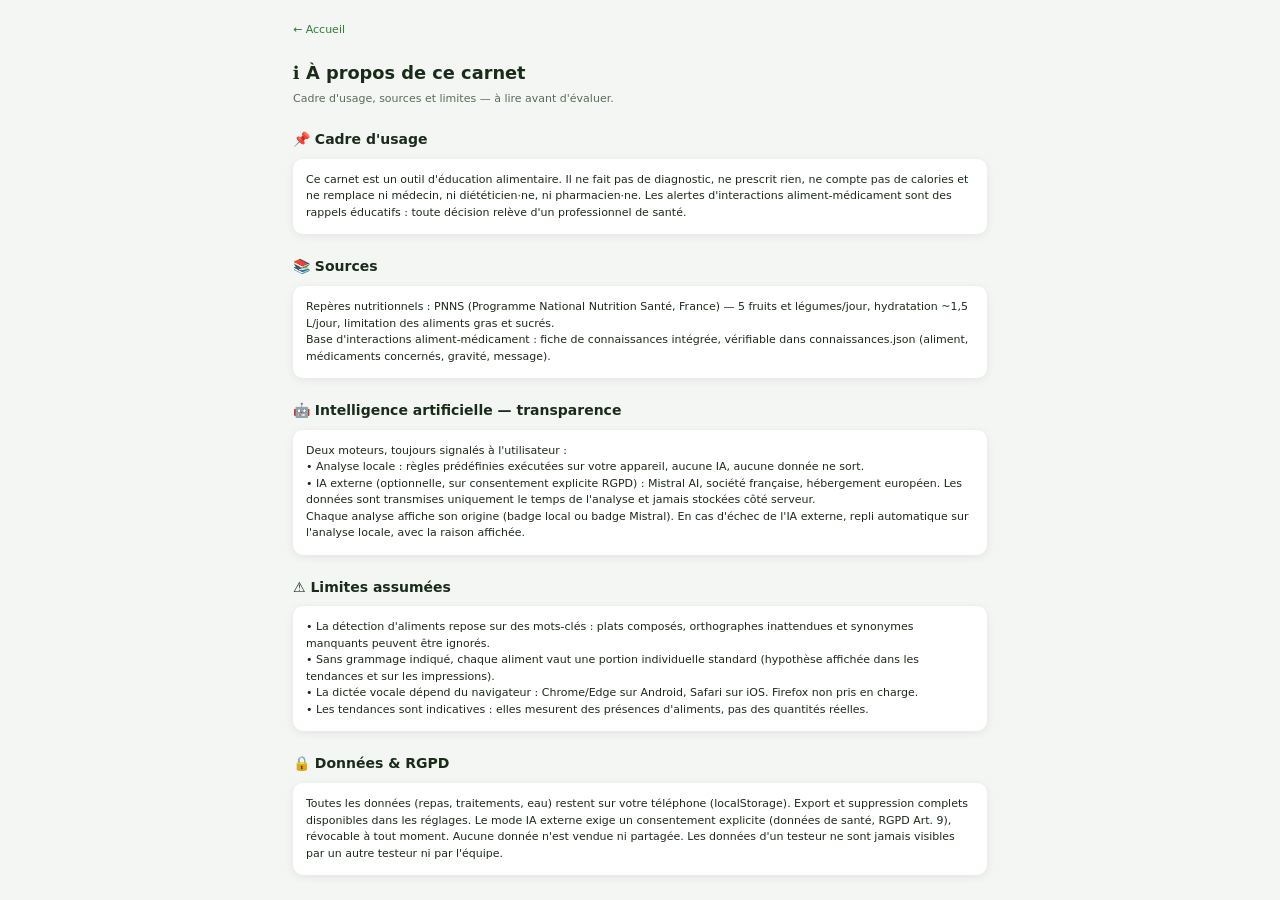
<file: about.html>
<!DOCTYPE html>
<html lang="fr">
<head>
  <meta charset="UTF-8">
  <meta name="viewport" content="width=device-width, initial-scale=1.0, viewport-fit=cover">
  <title>Carnet Alimentaire — À propos</title>
  <link rel="stylesheet" href="style.css">
  <link rel="manifest" href="manifest.json">
  <link rel="icon" href="data:image/svg+xml,<svg xmlns='http://www.w3.org/2000/svg' viewBox='0 0 100 100'><text y='.9em' font-size='90'>📘</text></svg>">
  <meta name="theme-color" content="#2E7D32">
</head>
<body>
  <div class="subpage">
    <a href="index.html" class="back-link">← Accueil</a>
    <h1>ℹ️ À propos de ce carnet</h1>
    <p class="subtitle">Cadre d'usage, sources et limites — à lire avant d'évaluer.</p>

    <h2>📌 Cadre d'usage</h2>
    <div class="trends-critique">Ce carnet est un outil d'éducation alimentaire. Il ne fait pas de diagnostic, ne prescrit rien, ne compte pas de calories et ne remplace ni médecin, ni diététicien·ne, ni pharmacien·ne. Les alertes d'interactions aliment-médicament sont des rappels éducatifs : toute décision relève d'un professionnel de santé.</div>

    <h2>📚 Sources</h2>
    <div class="trends-critique">Repères nutritionnels : PNNS (Programme National Nutrition Santé, France) — 5 fruits et légumes/jour, hydratation ~1,5 L/jour, limitation des aliments gras et sucrés.
Base d'interactions aliment-médicament : fiche de connaissances intégrée, vérifiable dans connaissances.json (aliment, médicaments concernés, gravité, message).</div>

    <h2>🤖 Intelligence artificielle — transparence</h2>
    <div class="trends-critique">Deux moteurs, toujours signalés à l'utilisateur :
• Analyse locale : règles prédéfinies exécutées sur votre appareil, aucune IA, aucune donnée ne sort.
• IA externe (optionnelle, sur consentement explicite RGPD) : Mistral AI, société française, hébergement européen. Les données sont transmises uniquement le temps de l'analyse et jamais stockées côté serveur.
Chaque analyse affiche son origine (badge local ou badge Mistral). En cas d'échec de l'IA externe, repli automatique sur l'analyse locale, avec la raison affichée.</div>

    <h2>⚠️ Limites assumées</h2>
    <div class="trends-critique">• La détection d'aliments repose sur des mots-clés : plats composés, orthographes inattendues et synonymes manquants peuvent être ignorés.
• Sans grammage indiqué, chaque aliment vaut une portion individuelle standard (hypothèse affichée dans les tendances et sur les impressions).
• La dictée vocale dépend du navigateur : Chrome/Edge sur Android, Safari sur iOS. Firefox non pris en charge.
• Les tendances sont indicatives : elles mesurent des présences d'aliments, pas des quantités réelles.</div>

    <h2>🔒 Données & RGPD</h2>
    <div class="trends-critique">Toutes les données (repas, traitements, eau) restent sur votre téléphone (localStorage). Export et suppression complets disponibles dans les réglages. Le mode IA externe exige un consentement explicite (données de santé, RGPD Art. 9), révocable à tout moment. Aucune donnée n'est vendue ni partagée. Les données d'un testeur ne sont jamais visibles par un autre testeur ni par l'équipe.</div>
  </div>
</body>
</html>
</file>
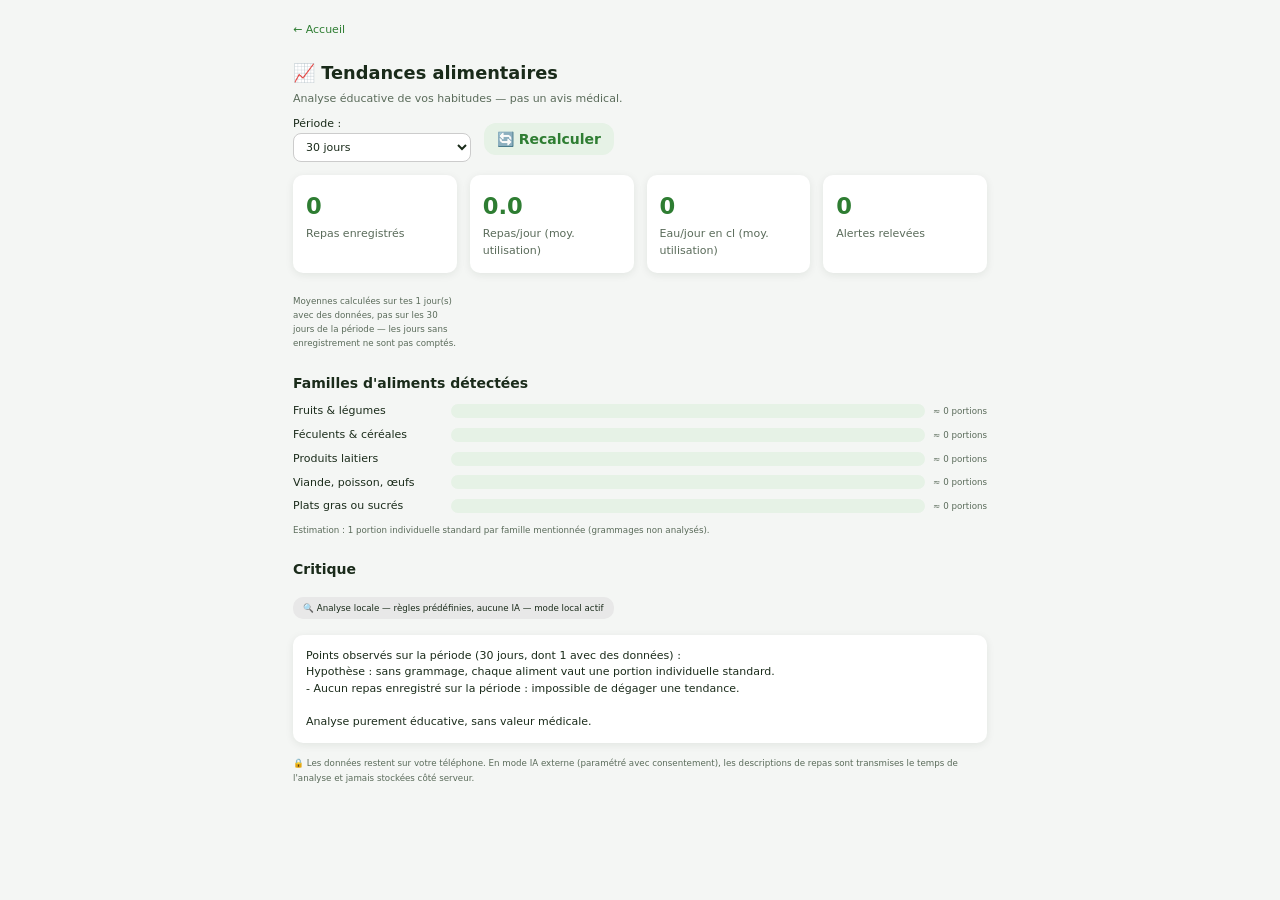
<file: tendances.html>
<!DOCTYPE html>
<html lang="fr">
<head>
  <meta charset="UTF-8">
  <meta name="viewport" content="width=device-width, initial-scale=1.0, viewport-fit=cover">
  <title>Carnet Alimentaire — Tendances</title>
  <link rel="stylesheet" href="style.css">
  <link rel="manifest" href="manifest.json">
  <link rel="icon" href="data:image/svg+xml,<svg xmlns='http://www.w3.org/2000/svg' viewBox='0 0 100 100'><text y='.9em' font-size='90'>📘</text></svg>">
  <meta name="theme-color" content="#2E7D32">
</head>
<body>
  <div class="subpage">
    <a href="index.html" class="back-link">← Accueil</a>
    <h1>📈 Tendances alimentaires</h1>
    <p class="subtitle">Analyse éducative de vos habitudes — pas un avis médical.</p>

    <div class="trends-controls no-print">
      <label>Période :
        <select id="trendsPeriod">
          <option value="7">7 jours</option>
          <option value="30" selected>30 jours</option>
          <option value="90">90 jours</option>
          <option value="0">Tout l'historique</option>
        </select>
      </label>
      <button id="trendsRefreshBtn" class="btn btn-secondary btn-sm">🔄 Recalculer</button>
    </div>

    <div id="trendsStats" class="stat-grid"></div>

    <h2>Familles d'aliments détectées</h2>
    <div id="trendsFamilies"></div>

    <h2>Critique</h2>
    <div id="trendsIABadge" class="ia-type-badge"></div>
    <div id="trendsCritique" class="trends-critique"></div>

    <p class="privacy-note">🔒 Les données restent sur votre téléphone. En mode IA externe
    (paramétré avec consentement), les descriptions de repas sont transmises le temps de
    l'analyse et jamais stockées côté serveur.</p>
  </div>
  <script type="module" src="js/trends.js"></script>
</body>
</html>
</file>
<file: style.css>
/* ============================================================
   Carnet Alimentaire — feuille de style v3.2 (grille nombre d'or)
   Échelle typographique φ=1.618, base 14px :
     --fs-xs 8.7px (14/φ²) · --fs-sm 11px (14/φ) · --fs-md 14px
     --fs-lg 17.8px · --fs-xl 22.6px (14×φ)
   Espacements Fibonacci : 8 / 13 / 21 / 34 px
   ============================================================ */

:root {
  font-family: system-ui, -apple-system, sans-serif;
  --fs-xs: 8.7px;
  --fs-sm: 11px;
  --fs-md: 14px;
  --fs-lg: 17.8px;
  --fs-xl: 22.6px;
  --sp-1: 8px; --sp-2: 13px; --sp-3: 21px; --sp-4: 34px;
  --green: #2E7D32;
  --green-soft: #e6f2e6;
  --amber: #f59e0b;
  --bg: #f4f6f4;
  --card: #ffffff;
  --text: #1a2b1a;
  --muted: #5a6b5a;
  --radius: 16px;
  --radius-sm: 10px;
  --shadow: 0 2px 8px rgba(0,40,0,.08);
  --red: #c62828;
}

body.dark { --bg:#14201a; --card:#1d2c24; --text:#e8f0e8; --muted:#9db09d; --green-soft:#24382c; --shadow:0 2px 8px rgba(0,0,0,.4); }

input, select, textarea { background:var(--card); color:var(--text); border:1px solid var(--muted); border-radius:var(--radius-sm); padding:var(--sp-2); font-size:var(--fs-lg); font-family:inherit; width:100%; box-sizing:border-box; }
input:focus, select:focus, textarea:focus { outline:2px solid var(--green); border-color:transparent; }
textarea { min-height:80px; resize:vertical; }

.btn { border:0; padding:var(--sp-2) var(--sp-3); border-radius:12px; font-size:var(--fs-md); cursor:pointer; font-family:inherit; background:var(--green-soft); color:var(--green); font-weight:600; }
.btn:hover { filter:brightness(.95); }
.btn-primary { background:var(--green); color:#fff; }
.btn-secondary { background:var(--green-soft); color:var(--green); }
.btn-outline { background:var(--card); color:var(--green); border:1.5px solid var(--green); }
.btn-block { display:block; width:100%; }
.btn-sm { padding:8px var(--sp-2); font-size:var(--fs-md); }
.btn-emoji { margin-right:4px; }
.btn.danger { background:#fdecea; color:var(--red); }
.btn:disabled { background:var(--muted); color:var(--bg); cursor:not-allowed; opacity:.5; }
.btn:disabled:hover { filter:none; }

.icon-btn { border:0; background:transparent; font-size:var(--fs-xl); cursor:pointer; padding:var(--sp-1); border-radius:50%; }
.icon-btn:hover { background:var(--green-soft); }
.icon-small-btn { border:0; background:var(--green-soft); border-radius:8px; padding:6px 9px; cursor:pointer; font-size:var(--fs-md); }
.icon-small-btn.danger { background:#fdecea; }

.link-btn { border:0; background:transparent; color:var(--green); text-decoration:underline dotted; font-size:inherit; cursor:pointer; padding:0; font-family:inherit; }
.small-btn { border:0; background:transparent; cursor:pointer; font-size:var(--fs-sm); padding:2px 6px; border-radius:6px; color:var(--muted); }

* { box-sizing:border-box; }
body { margin:0; background:var(--bg); color:var(--text); font-size:var(--fs-md); line-height:1.618; }
.app-container { max-width:480px; margin:0 auto; padding:0 var(--sp-2) calc(var(--sp-4) + env(safe-area-inset-bottom)); }
.main-header { display:flex; justify-content:space-between; align-items:center; padding:var(--sp-3) var(--sp-2) var(--sp-1); }
.settings-col { display:flex; flex-direction:column; align-items:center; }
.app-version { font-size:var(--fs-xs); color:var(--muted); line-height:1; }
.header-title h1 { font-size:var(--fs-xl); margin:0; font-weight:700; letter-spacing:-.3px; }
.subtitle { font-size:var(--fs-sm); color:var(--muted); margin:2px 0 0; }

section, .dashboard-section, .water-section, .add-section, .suggestions-section, .meals-section, .settings-section, .ia-mode-indicator-container { padding:0 var(--sp-2); margin-bottom:var(--sp-3); }
section h2, .dashboard-section h2, .water-section h2, .add-section h2, .suggestions-section h2, .meals-section h2, .settings-section h2 { font-size:var(--fs-lg); margin:0 0 var(--sp-2); font-weight:600; }

.card, .dashboard-section > div, .water-section > div:not(.link-btn) { background:var(--card); border-radius:var(--radius); box-shadow:var(--shadow); padding:var(--sp-3); margin-bottom:var(--sp-2); border:1px solid rgba(0,0,0,.04); }
body.dark .card, body.dark .dashboard-section > div, body.dark .water-section > div { border-color:rgba(255,255,255,.05); }

.dash-row, .pnns-group { display:flex; align-items:center; gap:var(--sp-2); margin:var(--sp-2) 0; }
.dash-emoji, .group-emoji { font-size:var(--fs-lg); }
.dash-label, .pnns-group-label { flex:1.618; font-size:var(--fs-md); }
.dash-count { font-size:var(--fs-sm); color:var(--muted); }
.dash-bar { flex:1; height:8px; background:var(--green-soft); border-radius:6px; overflow:hidden; }
.dash-fill { height:100%; background:var(--green); border-radius:6px; width:0; transition:width .8s cubic-bezier(.2,.8,.2,1); }
.dash-note { font-size:var(--fs-sm); color:var(--muted); margin-top:var(--sp-2); }

.water-buttons { display:flex; gap:var(--sp-1); margin-bottom:var(--sp-2); }
.water-btn { flex:1; border:1px solid var(--green); color:var(--green); background:var(--card); border-radius:20px; padding:9px 13px; font-size:var(--fs-md); cursor:pointer; font-family:inherit; }
.water-btn:active { transform:scale(.96); }
.water-today { display:flex; align-items:center; gap:var(--sp-1); font-size:var(--fs-md); }
.water-today strong { font-size:var(--fs-lg); }
.reset-water { font-size:var(--fs-md); }
.water-goal { margin-top:var(--sp-2); }
.water-goal progress { width:100%; height:8px; }
.history-panel { margin-top:var(--sp-2); font-size:var(--fs-sm); color:var(--muted); }

.mode-switch { background:var(--green-soft); border-radius:20px; padding:4px; display:flex; gap:2px; margin-bottom:var(--sp-3); }
.mode-switch button { flex:1; border:0; background:transparent; padding:9px 12px; border-radius:16px; font-size:var(--fs-md); cursor:pointer; color:var(--muted); font-family:inherit; }
.mode-switch button.on { background:var(--green); color:#fff; font-weight:600; }

.mode-hint { font-size:var(--fs-sm); color:var(--muted); margin:var(--sp-1) 0; }

.chips-toolbar { display:flex; justify-content:space-between; align-items:center; margin-bottom:6px; }
.chips-edit-btn { font-size:var(--fs-sm); }
.chips { display:flex; gap:var(--sp-1); flex-wrap:wrap; }
.chip { background:var(--card); border:1px solid var(--green); color:var(--green); border-radius:24px; padding:10px 16px; font-size:var(--fs-md); cursor:pointer; font-family:inherit; transition:transform .1s; }
.chip:active { transform:scale(.96); }
.chip-edit { display:inline-flex; align-items:center; gap:2px; border:1px dashed var(--green); border-radius:24px; overflow:hidden; }
.chip-edit .chip-label { border:0; background:transparent; color:var(--green); padding:10px 6px 10px 14px; font-size:var(--fs-md); cursor:pointer; font-family:inherit; }
.chip-edit .chip-del { border:0; background:transparent; cursor:pointer; font-size:12px; padding:10px 10px 10px 2px; opacity:.7; }

.table-addrow { display:flex; gap:var(--sp-1); margin:var(--sp-1) 0; }
.table-addrow input { flex:1; }

.voice-row, .photo-row { display:flex; gap:var(--sp-1); margin-top:var(--sp-2); }
.voice-row .btn, .photo-row .btn { flex:1; }
.voice-status { font-size:var(--fs-sm); color:var(--muted); margin:var(--sp-1) 0 0; }

.photo-preview { position:relative; margin-top:var(--sp-2); text-align:center; }
.photo-preview img { max-width:100%; max-height:210px; border-radius:var(--radius-sm); }
.remove-photo { position:absolute; top:var(--sp-1); right:var(--sp-1); border:0; background:rgba(0,0,0,.6); color:#fff; border-radius:50%; padding:6px 9px; cursor:pointer; }

.datetime-fold { margin:var(--sp-2) 0; }
.datetime-fold summary { font-size:var(--fs-sm); color:var(--muted); cursor:pointer; }
.datetime-fold input { margin-top:var(--sp-1); }

.alert-banner { position:fixed; top:0; left:0; right:0; max-width:480px; margin:0 auto; background:#fff3cd; border-bottom:2px solid var(--amber); padding:var(--sp-2) var(--sp-3); font-size:var(--fs-sm); z-index:25; display:flex; justify-content:space-between; align-items:center; gap:var(--sp-1); }
.alert-banner.show { display:flex; }
.close-alert { border:0; background:transparent; cursor:pointer; font-size:var(--fs-md); }

.tip-text { font-size:var(--fs-md); margin:0; }

.section-header { display:flex; justify-content:space-between; align-items:center; margin-bottom:var(--sp-2); }
.section-header h2 { margin:0; }
.toolbar { display:flex; gap:6px; }
#mealsList { list-style:none; padding:0; margin:0; }
#mealsList li { padding:var(--sp-2) 4px; border-bottom:1px solid var(--green-soft); font-size:var(--fs-md); }
#mealsList li .meal-time { display:block; font-size:var(--fs-sm); color:var(--muted); }
#mealsList li .meal-alert { display:block; font-size:var(--fs-sm); color:var(--amber); }
#mealsList li .meal-photo { display:block; width:300px; max-width:100%; height:auto; border-radius:var(--radius-sm); margin:var(--sp-1) 0 var(--sp-1); box-shadow:var(--shadow); }
#mealsList li .meal-alert { display:block; font-size:var(--fs-sm); color:var(--amber); }

.toast { position:fixed; bottom:calc(20px + env(safe-area-inset-bottom)); left:50%; transform:translateX(-50%) translateY(90px); background:var(--text); color:var(--bg); padding:var(--sp-2) 22px; border-radius:24px; font-size:var(--fs-md); transition:transform .35s; z-index:30; }
.toast.show { transform:translateX(-50%) translateY(0); }

.privacy-footer { padding:0 var(--sp-2) var(--sp-3); font-size:var(--fs-sm); color:var(--muted); }
.privacy-footer summary { cursor:pointer; }
.privacy-content { margin-top:var(--sp-1); }

.ia-mode-indicator-container { font-size:var(--fs-sm); }

@media (min-width: 600px) {
  .app-container { max-width:520px; }
}

/* ==== Dashboard repliable (écran d'accueil sur une seule vue) ==== */
.dashboard-section > div.dash-details { background:transparent; box-shadow:none; padding:0; margin:0; border:0; border-radius:0; }
.dash-collapsed { display:flex; align-items:center; gap:10px; width:100%; border:0; background:var(--card); border-radius:var(--radius); box-shadow:var(--shadow); padding:var(--sp-2) var(--sp-3); cursor:pointer; font-family:inherit; color:var(--text); margin-bottom:var(--sp-2); }
.dash-collapsed .dash-title { font-size:var(--fs-md); font-weight:600; flex:1; text-align:left; }
.dash-mini { font-size:var(--fs-sm); color:var(--green); font-weight:600; white-space:nowrap; }
.dash-caret { font-size:var(--fs-sm); color:var(--muted); }
.dash-details { max-height:0; overflow:hidden; transition:max-height .35s ease; }
.dash-details.open { max-height:440px; }
.dash-details > div { background:var(--card); border-radius:var(--radius); box-shadow:var(--shadow); padding:var(--sp-3); margin-bottom:var(--sp-2); border:1px solid rgba(0,0,0,.04); }
body.dark .dash-details > div { border-color:rgba(255,255,255,.05); }

/* ==== Conseil du jour dans le dashboard déplié ==== */
.dash-tip { font-size:var(--fs-md); margin:var(--sp-2) 0 0; padding-top:var(--sp-2); border-top:1px solid var(--green-soft); color:var(--text); }

/* ==== Histogramme eau intra-journalier ==== */
.water-hist { display:flex; align-items:flex-end; gap:var(--sp-1); height:110px; padding:var(--sp-1) 0; overflow-x:auto; }
.water-hist-bar { display:flex; flex-direction:column; align-items:center; justify-content:flex-end; height:100%; min-width:44px; flex:0 0 auto; }
.water-hist-col { width:100%; max-width:34px; background:var(--green); border-radius:6px 6px 0 0; display:flex; align-items:flex-start; justify-content:center; color:#fff; font-size:var(--fs-xs); font-weight:600; padding-top:3px; position:relative; animation:waterbar .5s ease; }
.water-hist-col span { background:transparent; }
.water-hist-time { font-size:var(--fs-xs); color:var(--muted); margin-top:4px; white-space:nowrap; }
.water-hist-total { font-size:var(--fs-sm); color:var(--green); font-weight:600; }
.water-hist-scale { font-size:var(--fs-xs); color:var(--muted); margin:var(--sp-1) 0 0; }
.water-hist-empty { font-size:var(--fs-sm); color:var(--muted); margin:0; }
@keyframes waterbar { from { height:0; } }

/* ============================================================
   Pages secondaires : tendances & impression
   ============================================================ */
.subpage { max-width:720px; margin:0 auto; padding:var(--sp-2); }
.subpage h1 { font-size:var(--fs-lg); margin-bottom:2px; }
.subpage h2 { font-size:var(--fs-md); margin:var(--sp-3) 0 var(--sp-1); }
.back-link { display:inline-block; margin:var(--sp-1) 0; color:var(--green); text-decoration:none; font-size:var(--fs-sm); }
.ia-type-badge { display:inline-block; font-size:var(--fs-xs); padding:4px 10px; border-radius:10px; margin:var(--sp-1) 0; background:var(--green-soft); color:var(--text); }
.ia-type-badge.local { background:#e8e8e8; }
.trends-controls { display:flex; gap:var(--sp-2); align-items:center; margin:var(--sp-1) 0; font-size:var(--fs-sm); }
.trends-controls select { padding:6px 8px; border-radius:8px; border:1px solid #ccc; font-size:var(--fs-sm); }
.stat-grid { display:grid; grid-template-columns:repeat(auto-fit,minmax(140px,1fr)); gap:var(--sp-2); margin:var(--sp-2) 0; }
.stat-card { background:var(--card); border-radius:var(--radius-sm); padding:var(--sp-2); box-shadow:var(--shadow); }
.stat-card .stat-value { font-size:var(--fs-xl); font-weight:bold; color:var(--green); }
.stat-card .stat-label { font-size:var(--fs-sm); color:var(--muted); }
.fam-row { display:flex; align-items:center; gap:var(--sp-1); margin:6px 0; font-size:var(--fs-sm); }
.fam-name { flex:0 0 150px; }
.fam-bar { flex:1; height:14px; background:var(--green-soft); border-radius:7px; overflow:hidden; }
.fam-fill { height:100%; background:var(--green); border-radius:7px; }
.fam-count { flex:0 0 auto; color:var(--muted); font-size:var(--fs-xs); }
.trends-critique { background:var(--card); border-radius:var(--radius-sm); padding:var(--sp-2); box-shadow:var(--shadow); margin:var(--sp-1) 0; white-space:pre-wrap; font-size:var(--fs-sm); line-height:1.5; }
.privacy-note { font-size:var(--fs-xs); color:var(--muted); margin-top:var(--sp-2); }
.fam-note { font-size:var(--fs-xs); color:var(--muted); margin:var(--sp-1) 0 0; }
.privacy-footer a { color:var(--green); }

/* ==== Note photo mode local + fenêtre flottante reconnaissance ==== */
.photo-mode-note { font-size:var(--fs-xs); color:var(--amber); margin:var(--sp-1) 0 0; }
.photo-notice { position:fixed; bottom:80px; left:50%; transform:translateX(-50%); width:min(92%, 420px); background:var(--card); color:var(--text); border-radius:var(--radius-sm); box-shadow:0 4px 16px rgba(0,40,0,.25); padding:var(--sp-2); font-size:var(--fs-sm); z-index:9998; display:none; gap:var(--sp-1); align-items:flex-start; }
.photo-notice button { border:0; background:transparent; cursor:pointer; font-size:var(--fs-md); padding:0 4px; }

/* Pré-analyse photo (avant enregistrement) */
.pre-analysis {
  margin-top: 8px;
  padding: 10px 12px;
  border-left: 3px solid var(--green);
  background: var(--green-soft);
  border-radius: 8px;
  font-size: var(--fs-sm);
}
.pre-analysis-head { font-weight: 600; margin-bottom: 4px; }
.pre-analysis-text { white-space: pre-wrap; }

/* Édition d'un repas dans l'historique */
.meal-actions { margin-top: 6px; }
.meal-edit-btn {
  border: 0;
  background: var(--green-soft);
  color: var(--green);
  font-weight: 600;
  font-size: var(--fs-sm);
  padding: 4px 10px;
  border-radius: 10px;
  cursor: pointer;
  font-family: inherit;
}

/* ========== CONSENTEMENT IA — FENÊTRE VOLANTE (RGPD Art. 9) ========== */
/* L'overlay fige et assombrit la page : le choix est délibéré, pas un clic perdu. */
.consent-overlay {
  position: fixed;
  inset: 0;
  background: rgba(0, 20, 0, 0.55);
  display: flex;
  align-items: center;
  justify-content: center;
  padding: var(--sp-2);
  z-index: 9999;
}
.consent-modal {
  background: var(--card);
  color: var(--text);
  width: min(94%, 440px);
  max-height: 86vh;
  overflow-y: auto;
  border-radius: var(--radius-sm);
  box-shadow: 0 8px 30px rgba(0, 40, 0, 0.35);
  padding: 18px 20px;
}
.consent-modal h3 { margin: 0 0 8px; font-size: 1.05rem; }
.consent-intro { font-size: var(--fs-sm); margin: 0 0 10px; }
.consent-list { margin: 0 0 12px; padding-left: 20px; font-size: var(--fs-sm); }
.consent-list li { margin-bottom: 6px; }
.consent-check {
  display: flex;
  align-items: flex-start;
  gap: 8px;
  font-size: var(--fs-sm);
  margin: 0 0 12px;
  cursor: pointer;
}
.consent-check input { margin-top: 2px; }
.consent-actions { display: flex; gap: 10px; justify-content: flex-end; flex-wrap: wrap; }
.consent-hint { min-height: 1.2em; font-size: var(--fs-sm); color: var(--amber); margin: 8px 0 0; }

/* Analyse du repas dans l'historique — le résultat va jusqu'au bout */
.meal-analysis {
  margin-top: 6px;
  padding: 8px 10px;
  border-left: 3px solid var(--green);
  background: var(--green-soft);
  border-radius: 8px;
  font-size: var(--fs-sm);
  white-space: pre-wrap;
}
.meal-analysis-head { display: block; font-weight: 600; margin-bottom: 3px; }

/* Suppression d'un repas (🗑️ à côté de ✏️) */
.meal-delete-btn {
  border: 0;
  background: transparent;
  font-size: var(--fs-sm);
  padding: 4px 8px;
  border-radius: 10px;
  cursor: pointer;
}
.meal-delete-btn:hover { background: rgba(180, 83, 9, 0.12); }
</file>
